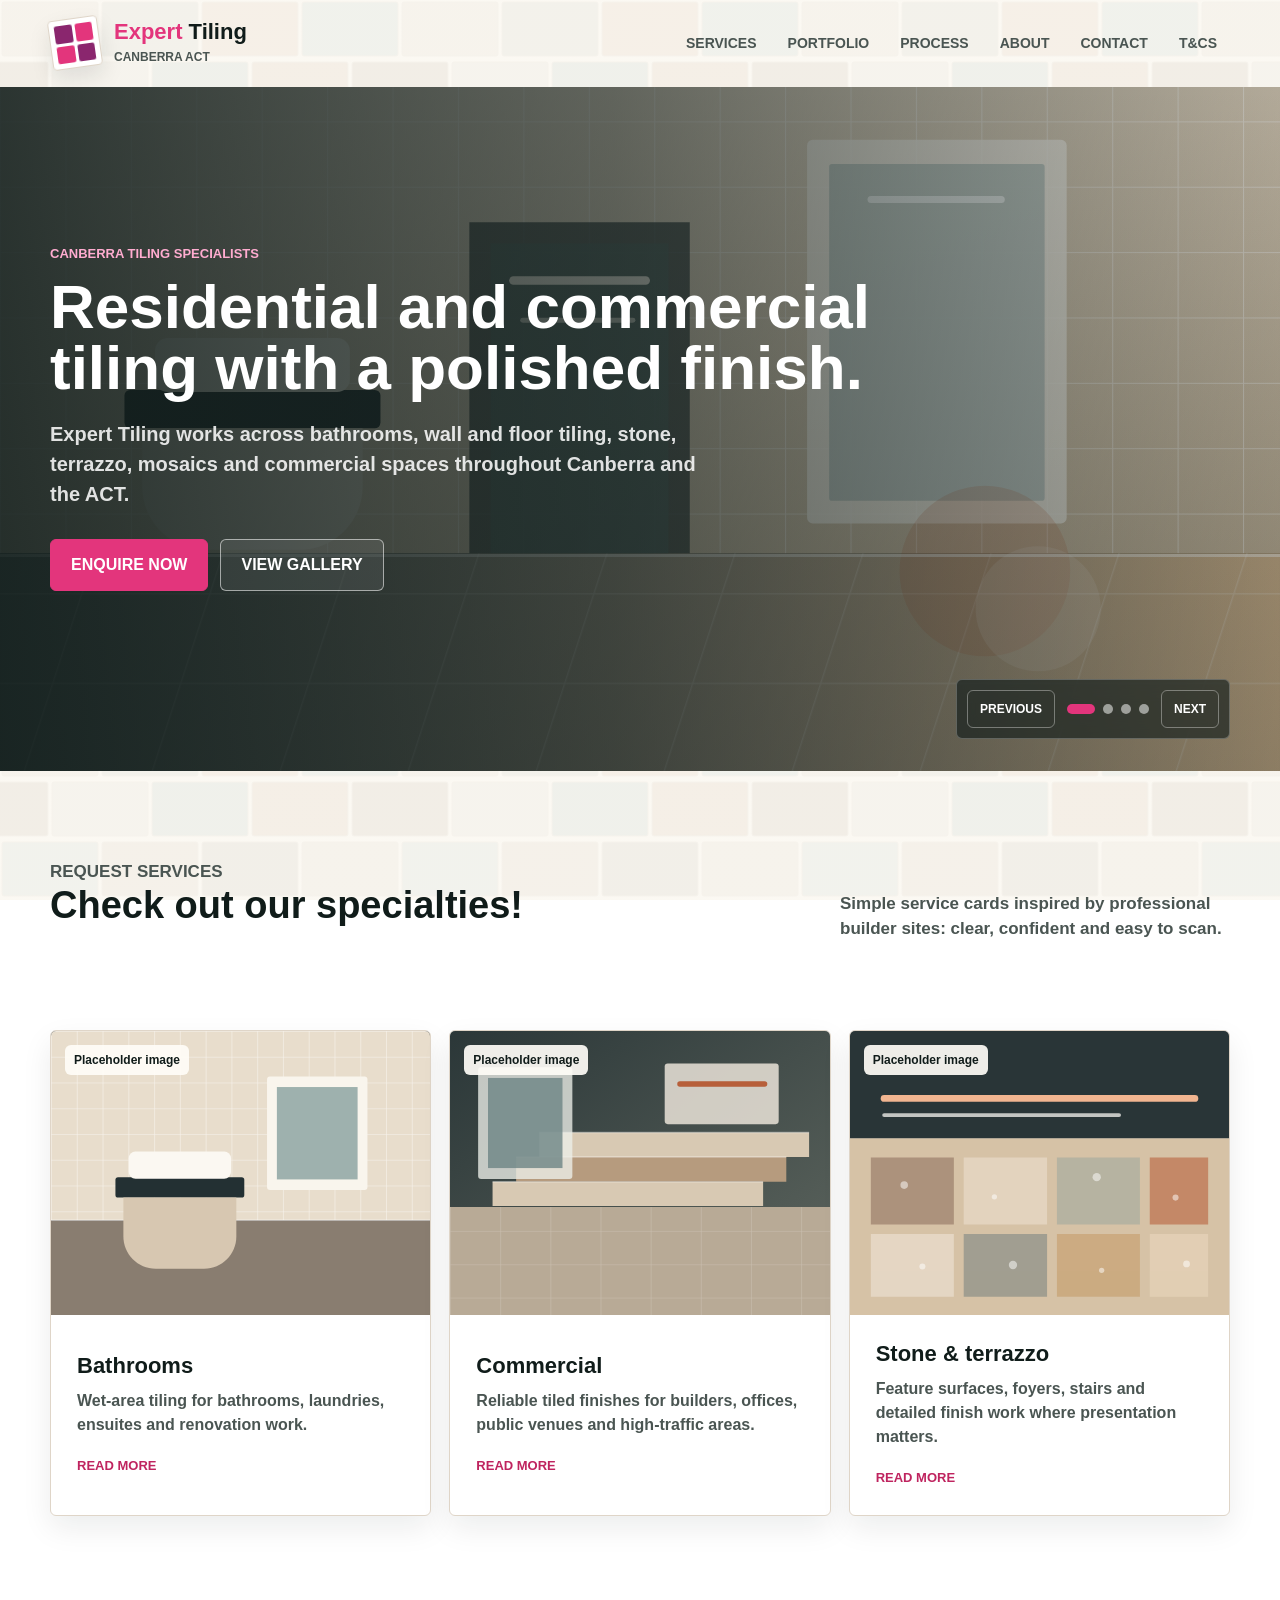
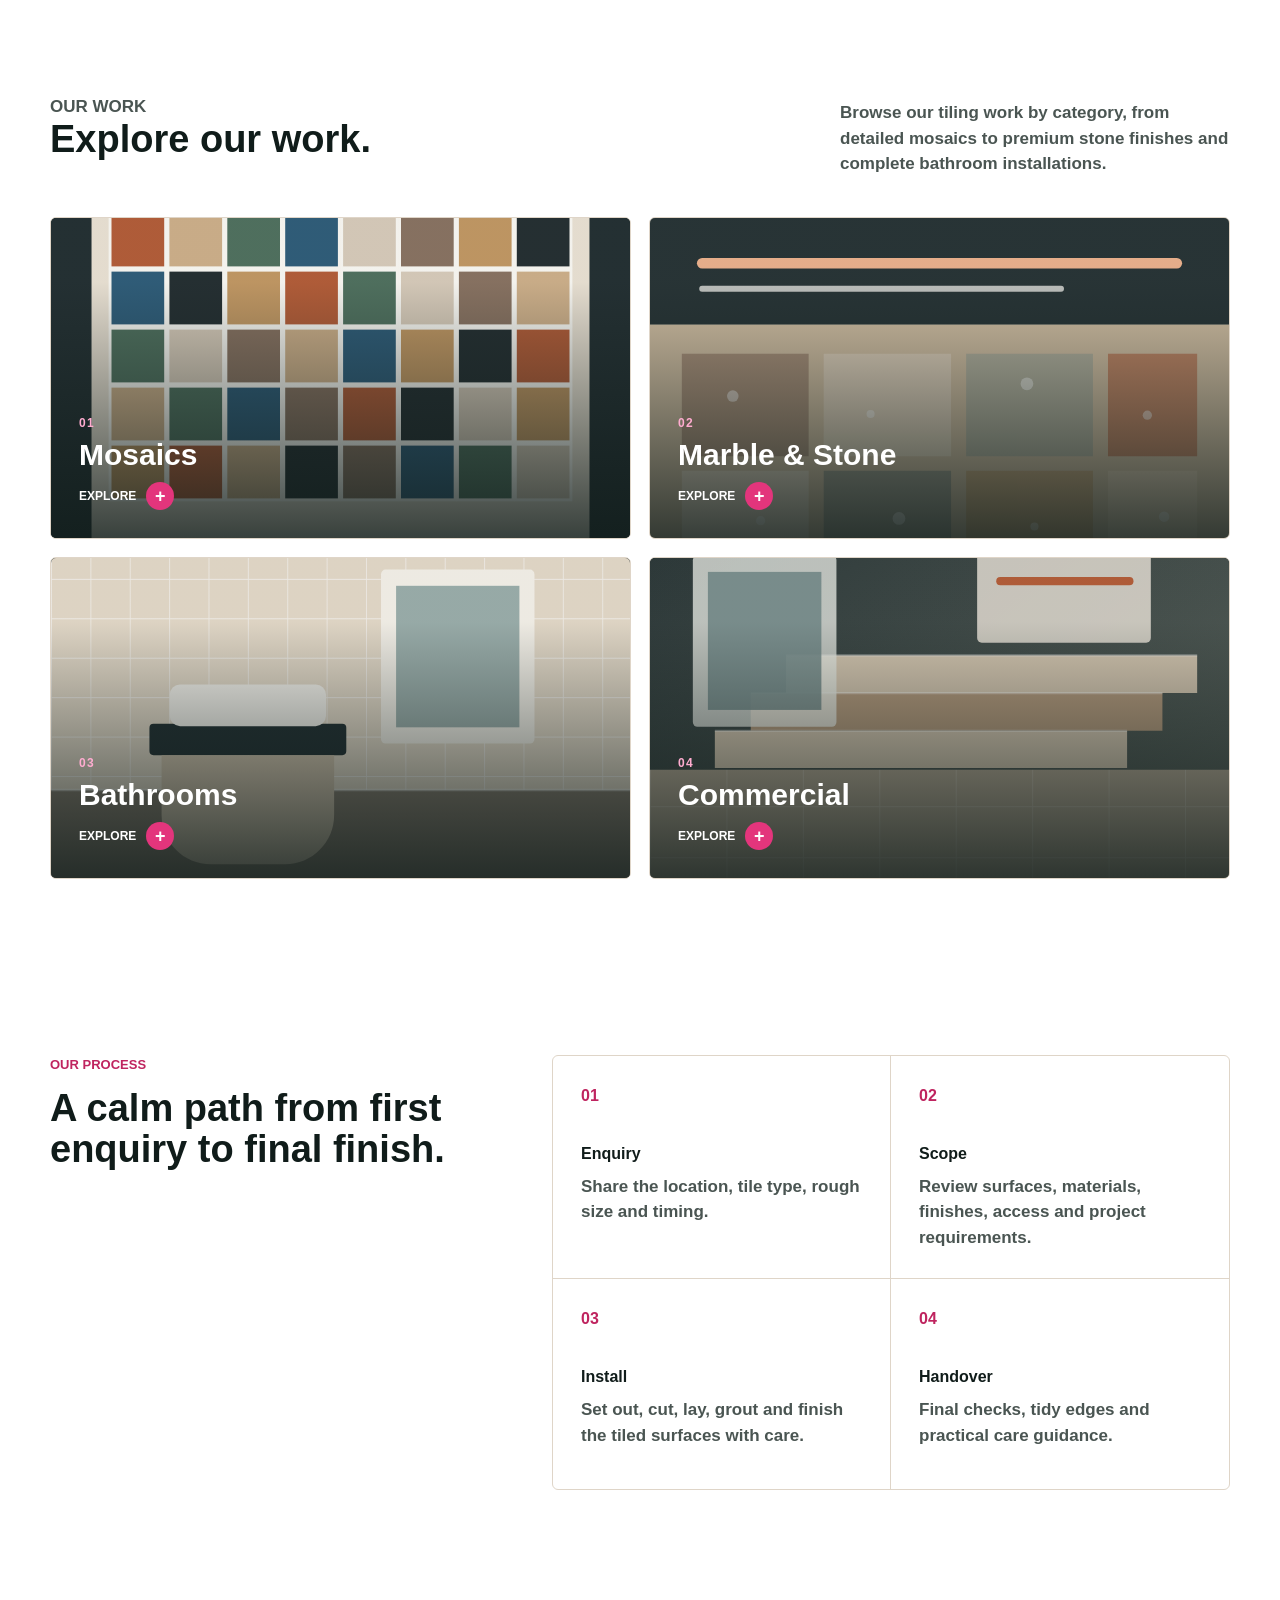
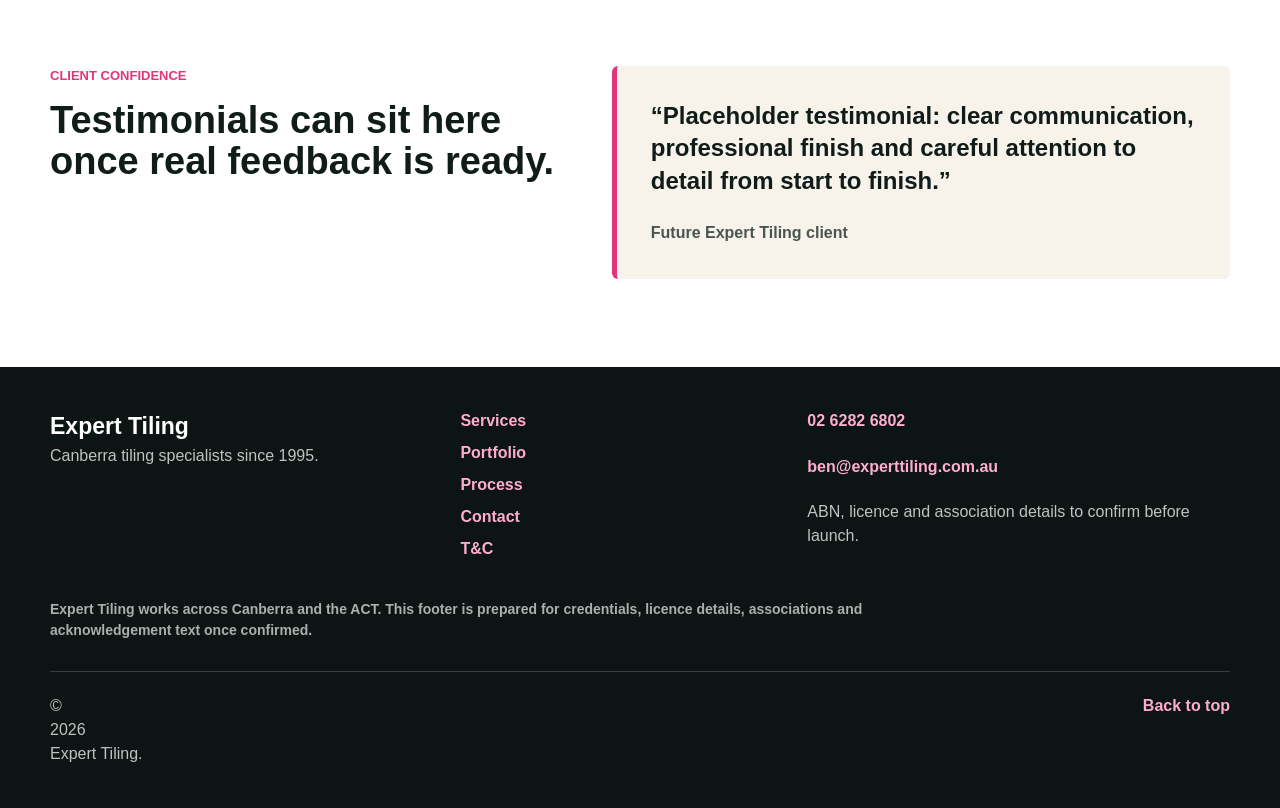
<file: index.html>
<!doctype html>
<html lang="en-AU">
  <head>
    <meta charset="utf-8">
    <meta name="viewport" content="width=device-width, initial-scale=1">
    <meta
      name="description"
      content="Expert Tiling provides commercial and residential tiling services across Canberra and the ACT, including bathrooms, stone, terrazzo, mosaics and commercial tiling."
    >
    <title>Expert Tiling | Canberra Tiling Specialists</title>
    <link rel="preload" href="assets/hero-placeholder.svg" as="image">
    <link rel="stylesheet" href="styles.css">
  </head>
  <body class="home-page">
    <header class="site-header" data-header>
      <div class="header-inner">
        <a class="brand" href="#top" aria-label="Expert Tiling home">
          <span class="brand-mark" aria-hidden="true">
            <span></span>
            <span></span>
            <span></span>
            <span></span>
          </span>
          <span class="brand-type">
            <strong><span>Expert</span> Tiling</strong>
            <small>Canberra ACT</small>
          </span>
        </a>

        <button class="nav-toggle" type="button" aria-expanded="false" aria-controls="site-nav">
          <span class="sr-only">Toggle navigation</span>
          <span></span>
          <span></span>
          <span></span>
        </button>

        <nav class="site-nav" id="site-nav" aria-label="Main navigation">
          <a href="#services">Services</a>
          <a href="#portfolio">Portfolio</a>
          <a href="#process">Process</a>
          <a href="about.html">About</a>
          <a href="contact.html">Contact</a>
          <a href="terms.html">T&amp;Cs</a>
        </nav>
      </div>
    </header>

    <main id="top">
      <section class="hero" aria-labelledby="hero-title" data-hero>
        <div class="hero-slides" aria-hidden="true">
          <img class="hero-image is-active" src="assets/hero-placeholder.svg" alt="">
          <img class="hero-image" src="assets/bathroom-placeholder.svg" alt="">
          <img class="hero-image" src="assets/commercial-placeholder.svg" alt="">
          <img class="hero-image" src="assets/stone-placeholder.svg" alt="">
        </div>
        <div class="hero-overlay" aria-hidden="true"></div>

        <div class="hero-content">
          <p class="eyebrow">Canberra tiling specialists</p>
          <h1 id="hero-title">Residential and commercial tiling with a polished finish.</h1>
          <p class="hero-copy">
            Expert Tiling works across bathrooms, wall and floor tiling, stone, terrazzo,
            mosaics and commercial spaces throughout Canberra and the ACT.
          </p>
          <div class="hero-actions" aria-label="Primary actions">
            <a class="button primary" href="contact.html">Enquire now</a>
            <a class="button secondary" href="#portfolio">View gallery</a>
          </div>
        </div>

        <div class="slider-panel" aria-label="Hero image controls">
          <button class="slider-arrow" type="button" data-slide="previous" aria-label="Previous placeholder image">Previous</button>
          <div class="slider-dots" aria-label="Choose placeholder image">
            <button class="is-active" type="button" data-slide-to="0" aria-label="Show placeholder image 1"></button>
            <button type="button" data-slide-to="1" aria-label="Show placeholder image 2"></button>
            <button type="button" data-slide-to="2" aria-label="Show placeholder image 3"></button>
            <button type="button" data-slide-to="3" aria-label="Show placeholder image 4"></button>
          </div>
          <button class="slider-arrow" type="button" data-slide="next" aria-label="Next placeholder image">Next</button>
        </div>
      </section>

      <section class="intro section" id="about" aria-labelledby="intro-title">
        <div class="intro-label">Our Story</div>
        <div class="intro-content">
          <h2 id="intro-title">Expert Tiling</h2>
          <p>
            Our story
Established in the heart of Canberra in 1995, our tiling journey is a testament to dedication, craftsmanship, and community. What began as a local vision, inspired by my father, has flourished into a premier destination for transformative tiling solutions. 
Over the years, we've cultivated an unwavering commitment to excellence, infusing the business with a familial touch. From the intricate patterns of our early days to the cutting-edge designs of today, our story is woven with the threads of authenticity and innovation. As a locally owned and operated business, we cherish the relationships we've built within the community. With each tile we lay, we continue our legacy of enhancing both commercial and residential spaces, making a lasting impact on the visual tapestry of Canberra.
          </p>
          <a class="text-link" href="#contact">Discuss a project</a>
        </div>
      </section>

      <section class="service-pathways" id="services" aria-labelledby="services-title">
        <div class="section-heading section">
          <div>
            <p class="eyebrow">Request Services</p>
            <h2 id="services-title">Check out our specialties!</h2>
          </div>
          <p>
            Simple service cards inspired by professional builder sites: clear, confident and easy to scan.
          </p>
        </div>

        <div class="pathway-grid section-narrow">
          <a class="pathway-card" href="#contact">
            <img src="assets/bathroom-placeholder.svg" alt="Bathroom tiling placeholder">
            <span class="placeholder-label">Placeholder image</span>
            <div>
              <h3>Bathrooms</h3>
              <p>Wet-area tiling for bathrooms, laundries, ensuites and renovation work.</p>
              <span>Read more</span>
            </div>
          </a>
          <a class="pathway-card" href="#contact">
            <img src="assets/commercial-placeholder.svg" alt="Commercial tiling placeholder">
            <span class="placeholder-label">Placeholder image</span>
            <div>
              <h3>Commercial</h3>
              <p>Reliable tiled finishes for builders, offices, public venues and high-traffic areas.</p>
              <span>Read more</span>
            </div>
          </a>
          <a class="pathway-card" href="#contact">
            <img src="assets/stone-placeholder.svg" alt="Stone and terrazzo placeholder">
            <span class="placeholder-label">Placeholder image</span>
            <div>
              <h3>Stone & terrazzo</h3>
              <p>Feature surfaces, foyers, stairs and detailed finish work where presentation matters.</p>
              <span>Read more</span>
            </div>
          </a>
        </div>
      </section>

      <section class="gallery section" id="portfolio" aria-labelledby="gallery-title">
  <div class="section-heading gallery-heading">
    <div>
      <p class="eyebrow">Our work</p>
      <h2 id="gallery-title">Explore our work.</h2>
    </div>

    <p>
      Browse our tiling work by category, from detailed mosaics to premium
      stone finishes and complete bathroom installations.
    </p>
  </div>

  <div class="gallery-grid">

    <!-- Mosaics -->
    <article class="gallery-category" data-gallery-category>
      <button
        class="gallery-category-trigger"
        type="button"
        aria-expanded="false"
      >
        <img
          src="assets/mosaic-placeholder.svg"
          alt="Mosaic tiling"
        >

        <span class="gallery-category-overlay">
          <span class="gallery-category-number">01</span>
          <span class="gallery-category-title">Mosaics</span>
          <span class="gallery-category-action">
            Explore
            <span>+</span>
          </span>
        </span>
      </button>

<div class="gallery-expanded">

  <div class="gallery-feature">

    <img
      src="assets/mosaic-placeholder.svg"
      alt="Mosaic tiling project"
      data-gallery-main
    >

    <button
      class="gallery-carousel-button previous"
      type="button"
      data-gallery-prev
      aria-label="Previous mosaic image"
    >
      &#8592;
    </button>

    <button
      class="gallery-carousel-button next"
      type="button"
      data-gallery-next
      aria-label="Next mosaic image"
    >
      &#8594;
    </button>

    <span
      class="gallery-image-counter"
      data-gallery-counter
    >1 / 3</span>

  </div>

  <div class="gallery-feature-content">

    <p class="eyebrow">Mosaics</p>

    <h3>Detailed feature tiling.</h3>

    <p>
      A selection of mosaic work, feature areas and detailed tile
      installations.
    </p>

  </div>

  <div class="gallery-thumbnails">

    <button
      class="gallery-thumbnail is-active"
      type="button"
      data-gallery-thumb
      data-image="assets/mosaic-placeholder.svg"
      data-alt="Mosaic project 1"
    >
      <img
        src="assets/mosaic-placeholder.svg"
        alt="Mosaic project 1"
      >
    </button>

    <button
      class="gallery-thumbnail"
      type="button"
      data-gallery-thumb
      data-image="assets/mosaic-placeholder.svg"
      data-alt="Mosaic project 2"
    >
      <img
        src="assets/mosaic-placeholder.svg"
        alt="Mosaic project 2"
      >
    </button>

    <button
      class="gallery-thumbnail"
      type="button"
      data-gallery-thumb
      data-image="assets/mosaic-placeholder.svg"
      data-alt="Mosaic project 3"
    >
      <img
        src="assets/mosaic-placeholder.svg"
        alt="Mosaic project 3"
      >
    </button>

  </div>

</div>
    </article>


    <!-- Marble & Stone -->
    <article class="gallery-category" data-gallery-category>
      <button
        class="gallery-category-trigger"
        type="button"
        aria-expanded="false"
      >
        <img
          src="assets/stone-placeholder.svg"
          alt="Marble and stone tiling"
        >

        <span class="gallery-category-overlay">
          <span class="gallery-category-number">02</span>
          <span class="gallery-category-title">Marble & Stone</span>
          <span class="gallery-category-action">
            Explore
            <span>+</span>
          </span>
        </span>
      </button>

<div class="gallery-expanded">

  <div class="gallery-feature">

    <img
      src="assets/stone-placeholder.svg"
      alt="Stone tiling project"
      data-gallery-main
    >

    <button
      class="gallery-carousel-button previous"
      type="button"
      data-gallery-prev
      aria-label="Previous Stone image"
    >
      &#8592;
    </button>

    <button
      class="gallery-carousel-button next"
      type="button"
      data-gallery-next
      aria-label="Next Stone image"
    >
      &#8594;
    </button>

    <span
      class="gallery-image-counter"
      data-gallery-counter
    >1 / 3</span>

  </div>

  <div class="gallery-feature-content">

    <p class="eyebrow">Marble and Stone</p>

    <h3>Detailed feature tiling.</h3>

    <p>
      A selection of Marble and Stone work, feature areas and detailed tile
      installations.
    </p>

  </div>

  <div class="gallery-thumbnails">

    <button
      class="gallery-thumbnail is-active"
      type="button"
      data-gallery-thumb
      data-image="assets/stone-placeholder.svg"
      data-alt="Marble and Stone project 1"
    >
      <img
        src="assets/stone-placeholder.svg"
        alt="Marble and Stone project 1"
      >
    </button>

    <button
      class="gallery-thumbnail"
      type="button"
      data-gallery-thumb
      data-image="assets/stone-placeholder.svg"
      data-alt="Marble and Stone project 2"
    >
      <img
        src="assets/stone-placeholder.svg"
        alt="Marble and Stone project 2"
      >
    </button>

    <button
      class="gallery-thumbnail"
      type="button"
      data-gallery-thumb
      data-image="assets/stone-placeholder.svg"
      data-alt="Marble and Stone project 3"
    >
      <img
        src="assets/stone-placeholder.svg"
        alt="Marble and Stone project 3"
      >
    </button>

  </div>

</div>
    </article>


    <!-- Bathrooms -->
    <article class="gallery-category" data-gallery-category>
      <button
        class="gallery-category-trigger"
        type="button"
        aria-expanded="false"
      >
        <img
          src="assets/bathroom-placeholder.svg"
          alt="Bathroom tiling"
        >

        <span class="gallery-category-overlay">
          <span class="gallery-category-number">03</span>
          <span class="gallery-category-title">Bathrooms</span>
          <span class="gallery-category-action">
            Explore
            <span>+</span>
          </span>
        </span>
      </button>

<div class="gallery-expanded">

  <div class="gallery-feature">

    <img
      src="assets/bathroom-placeholder.svg"
      alt="Bathroom tiling project"
      data-gallery-main
    >

    <button
      class="gallery-carousel-button previous"
      type="button"
      data-gallery-prev
      aria-label="Previous bathroom image"
    >
      &#8592;
    </button>

    <button
      class="gallery-carousel-button next"
      type="button"
      data-gallery-next
      aria-label="Next bathroom image"
    >
      &#8594;
    </button>

    <span
      class="gallery-image-counter"
      data-gallery-counter
    >1 / 3</span>

  </div>

  <div class="gallery-feature-content">

    <p class="eyebrow">Bathroom</p>

    <h3>Detailed feature tiling.</h3>

    <p>
      A selection of bathroom work, feature areas and detailed tile
      installations.
    </p>

  </div>

  <div class="gallery-thumbnails">

    <button
      class="gallery-thumbnail is-active"
      type="button"
      data-gallery-thumb
      data-image="assets/bathroom-placeholder.svg"
      data-alt="bathroom project 1"
    >
      <img
        src="assets/bathroom-placeholder.svg"
        alt="bathroom project 1"
      >
    </button>

    <button
      class="gallery-thumbnail"
      type="button"
      data-gallery-thumb
      data-image="assets/bathroom-placeholder.svg"
      data-alt="bathroom project 2"
    >
      <img
        src="assets/bathroom-placeholder.svg"
        alt="bathroom project 2"
      >
    </button>

    <button
      class="gallery-thumbnail"
      type="button"
      data-gallery-thumb
      data-image="assets/bathroom-placeholder.svg"
      data-alt="bathroom project 3"
    >
      <img
        src="assets/bathroom-placeholder.svg"
        alt="bathroom project 3"
      >
    </button>

  </div>

</div>
    </article>


    <!-- Commercial -->
    <article class="gallery-category" data-gallery-category>
      <button
        class="gallery-category-trigger"
        type="button"
        aria-expanded="false"
      >
        <img
          src="assets/commercial-placeholder.svg"
          alt="Commercial tiling"
        >

        <span class="gallery-category-overlay">
          <span class="gallery-category-number">04</span>
          <span class="gallery-category-title">Commercial</span>
          <span class="gallery-category-action">
            Explore
            <span>+</span>
          </span>
        </span>
      </button>

<div class="gallery-expanded">

  <div class="gallery-feature">

    <img
      src="assets/commercial-placeholder.svg"
      alt="Commercial tiling project"
      data-gallery-main
    >

    <button
      class="gallery-carousel-button previous"
      type="button"
      data-gallery-prev
      aria-label="Previous commercial image"
    >
      &#8592;
    </button>

    <button
      class="gallery-carousel-button next"
      type="button"
      data-gallery-next
      aria-label="Next commercial image"
    >
      &#8594;
    </button>

    <span
      class="gallery-image-counter"
      data-gallery-counter
    >1 / 3</span>

  </div>

  <div class="gallery-feature-content">

    <p class="eyebrow">Commercial</p>

    <h3>Detailed feature tiling.</h3>

    <p>
      A selection of commercial work, feature areas and detailed tile
      installations.
    </p>

  </div>

  <div class="gallery-thumbnails">

    <button
      class="gallery-thumbnail is-active"
      type="button"
      data-gallery-thumb
      data-image="assets/commercial-placeholder.svg"
      data-alt="Commercial project 1"
    >
      <img
        src="assets/commercial-placeholder.svg"
        alt="Commercial project 1"
      >
    </button>

    <button
      class="gallery-thumbnail"
      type="button"
      data-gallery-thumb
      data-image="assets/commercial-placeholder.svg"
      data-alt="Commercial project 2"
    >
      <img
        src="assets/commercial-placeholder.svg"
        alt="Commercial project 2"
      >
    </button>

    <button
      class="gallery-thumbnail"
      type="button"
      data-gallery-thumb
      data-image="assets/commercial-placeholder.svg"
      data-alt="Commercial project 3"
    >
      <img
        src="assets/commercial-placeholder.svg"
        alt="Commercial project 3"
      >
    </button>

  </div>

</div>
    </article>

  </div>
</section>

      <section class="process-band" id="process" aria-labelledby="process-title">
        <div class="section process-layout">
          <div>
            <p class="eyebrow">Our process</p>
            <h2 id="process-title">A calm path from first enquiry to final finish.</h2>
          </div>
          <ol class="process-list">
            <li>
              <strong>Enquiry</strong>
              <span>Share the location, tile type, rough size and timing.</span>
            </li>
            <li>
              <strong>Scope</strong>
              <span>Review surfaces, materials, finishes, access and project requirements.</span>
            </li>
            <li>
              <strong>Install</strong>
              <span>Set out, cut, lay, grout and finish the tiled surfaces with care.</span>
            </li>
            <li>
              <strong>Handover</strong>
              <span>Final checks, tidy edges and practical care guidance.</span>
            </li>
          </ol>
        </div>
      </section>

      <section class="testimonial section" aria-labelledby="testimonial-title">
        <div>
          <p class="eyebrow">Client confidence</p>
          <h2 id="testimonial-title">Testimonials can sit here once real feedback is ready.</h2>
        </div>
        <blockquote>
          <p>
            “Placeholder testimonial: clear communication, professional finish and careful attention to detail from start to finish.”
          </p>
          <cite>Future Expert Tiling client</cite>
        </blockquote>
      </section>

      <section class="contact-section" id="contact" aria-labelledby="contact-title">
        <div class="contact-copy">
          <p class="eyebrow">Contact us</p>
          <h2 id="contact-title">Request a quote for tiling work in Canberra or the ACT.</h2>
          <p>
            Send a short description of the job, the site location, surface type and preferred timing.
            Photos, plans and tile selections can be added when the enquiry is followed up.
          </p>
          <div class="contact-methods" aria-label="Contact details">
            <a href="tel:+61262826802">02 6282 6802</a>
            <a href="mailto:ben@experttiling.com.au">ben@experttiling.com.au</a>
          </div>
        </div>

        <form class="quote-form" data-quote-form>
          <label>
            Name
            <input name="name" type="text" autocomplete="name" required>
          </label>
          <label>
            Email
            <input name="email" type="email" autocomplete="email" required>
          </label>
          <label>
            Phone
            <input name="phone" type="tel" autocomplete="tel">
          </label>
          <label>
            Job type
            <select name="job-type" required>
              <option value="">Select one</option>
              <option>Bathroom or laundry</option>
              <option>Kitchen or splashback</option>
              <option>Commercial project</option>
              <option>Stone, terrazzo or feature work</option>
              <option>Repair or replacement</option>
            </select>
          </label>
          <fieldset class="full scope-fieldset">
            <legend>Scope of works</legend>
            <label><input type="checkbox" name="scope" value="bathroom"> Bathroom or wet area</label>
            <label><input type="checkbox" name="scope" value="commercial"> Commercial tiling</label>
            <label><input type="checkbox" name="scope" value="stone"> Stone, terrazzo or feature work</label>
          </fieldset>
          <label class="full">
            Message
            <textarea name="message" rows="5" required></textarea>
          </label>
          <button class="button primary full" type="submit">Submit enquiry</button>
          <p class="form-status" data-form-status role="status" aria-live="polite"></p>
        </form>
      </section>

    </main>

    <footer class="site-footer" id="site-credentials">
      <div>
        <strong>Expert Tiling</strong>
        <span>Canberra tiling specialists since 1995.</span>
      </div>
      <nav class="footer-links" aria-label="Footer navigation">
        <a href="#services">Services</a>
        <a href="#portfolio">Portfolio</a>
        <a href="#process">Process</a>
        <a href="contact.html">Contact</a>
        <a href="terms.html">T&C</a>
      </nav>
      <div class="footer-contact">
        <a href="tel:+61262826802">02 6282 6802</a>
        <a href="mailto:ben@experttiling.com.au">ben@experttiling.com.au</a>
        <span>ABN, licence and association details to confirm before launch.</span>
      </div>
      <p class="acknowledgement">
        Expert Tiling works across Canberra and the ACT. This footer is prepared for credentials,
        licence details, associations and acknowledgement text once confirmed.
      </p>
      <div class="footer-bottom">
        <span>&copy; <span data-year></span> Expert Tiling.</span>
        <a href="#top">Back to top</a>
      </div>
    </footer>

    <script src="section-router.js"></script>
    <script src="script.js"></script>
  </body>
</html>
</file>
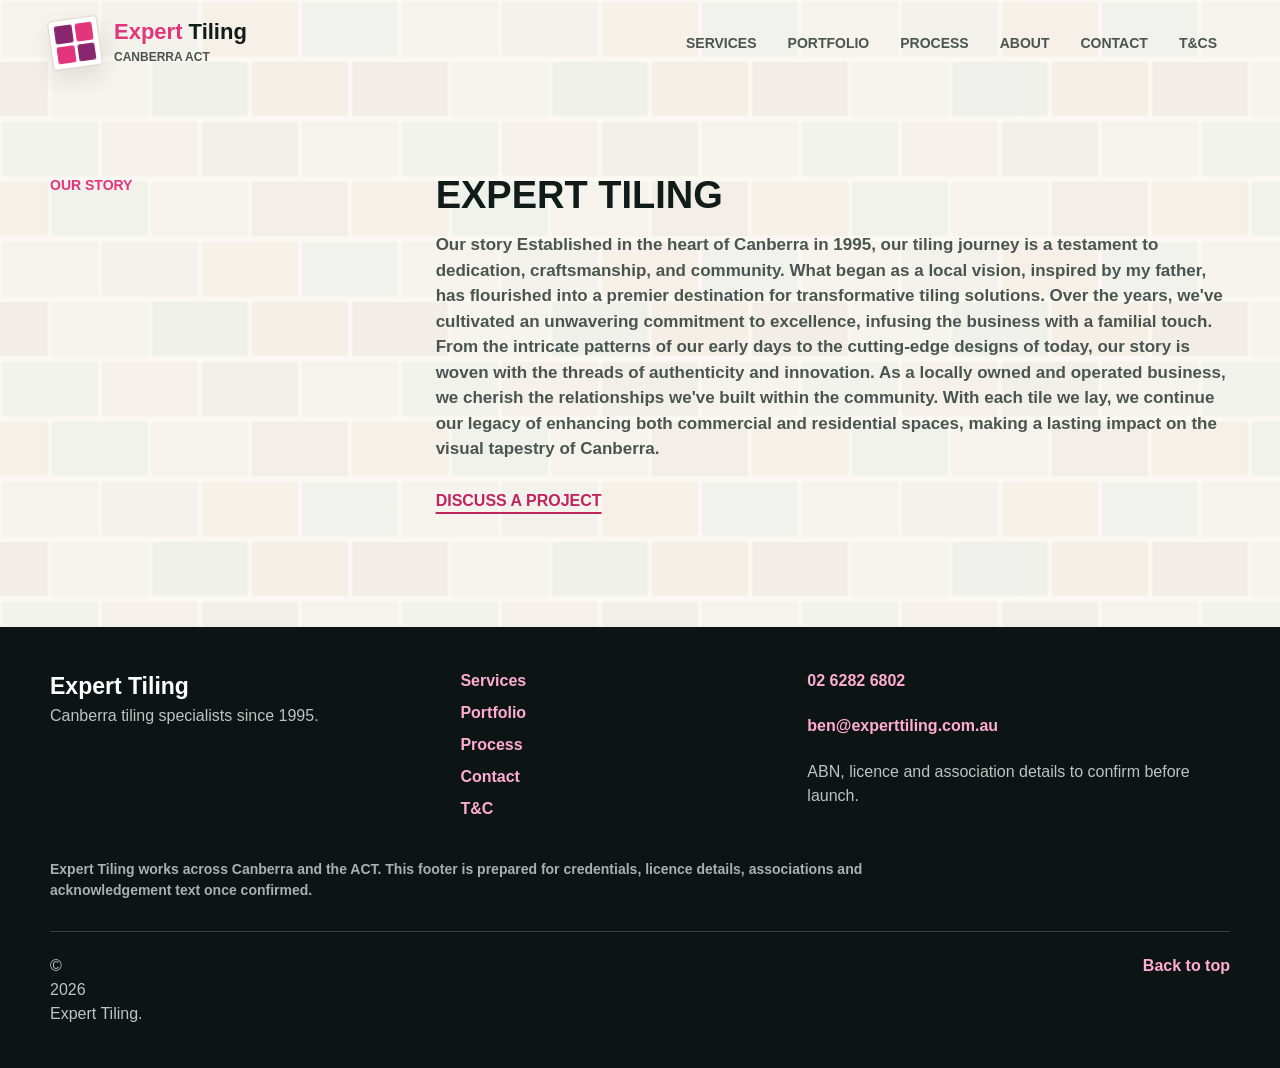
<file: about.html>
<!doctype html>
<html lang="en-AU">
  <head>
    <meta charset="utf-8">
    <meta name="viewport" content="width=device-width, initial-scale=1">
    <meta name="description" content="Read the story of Expert Tiling, serving Canberra and the ACT since 1995.">
    <title>About | Expert Tiling</title>
    <link rel="stylesheet" href="styles.css">
  </head>
  <body class="section-page-body" data-section-page="about">
    <script src="section-page.js"></script>
  </body>
</html>
</file>
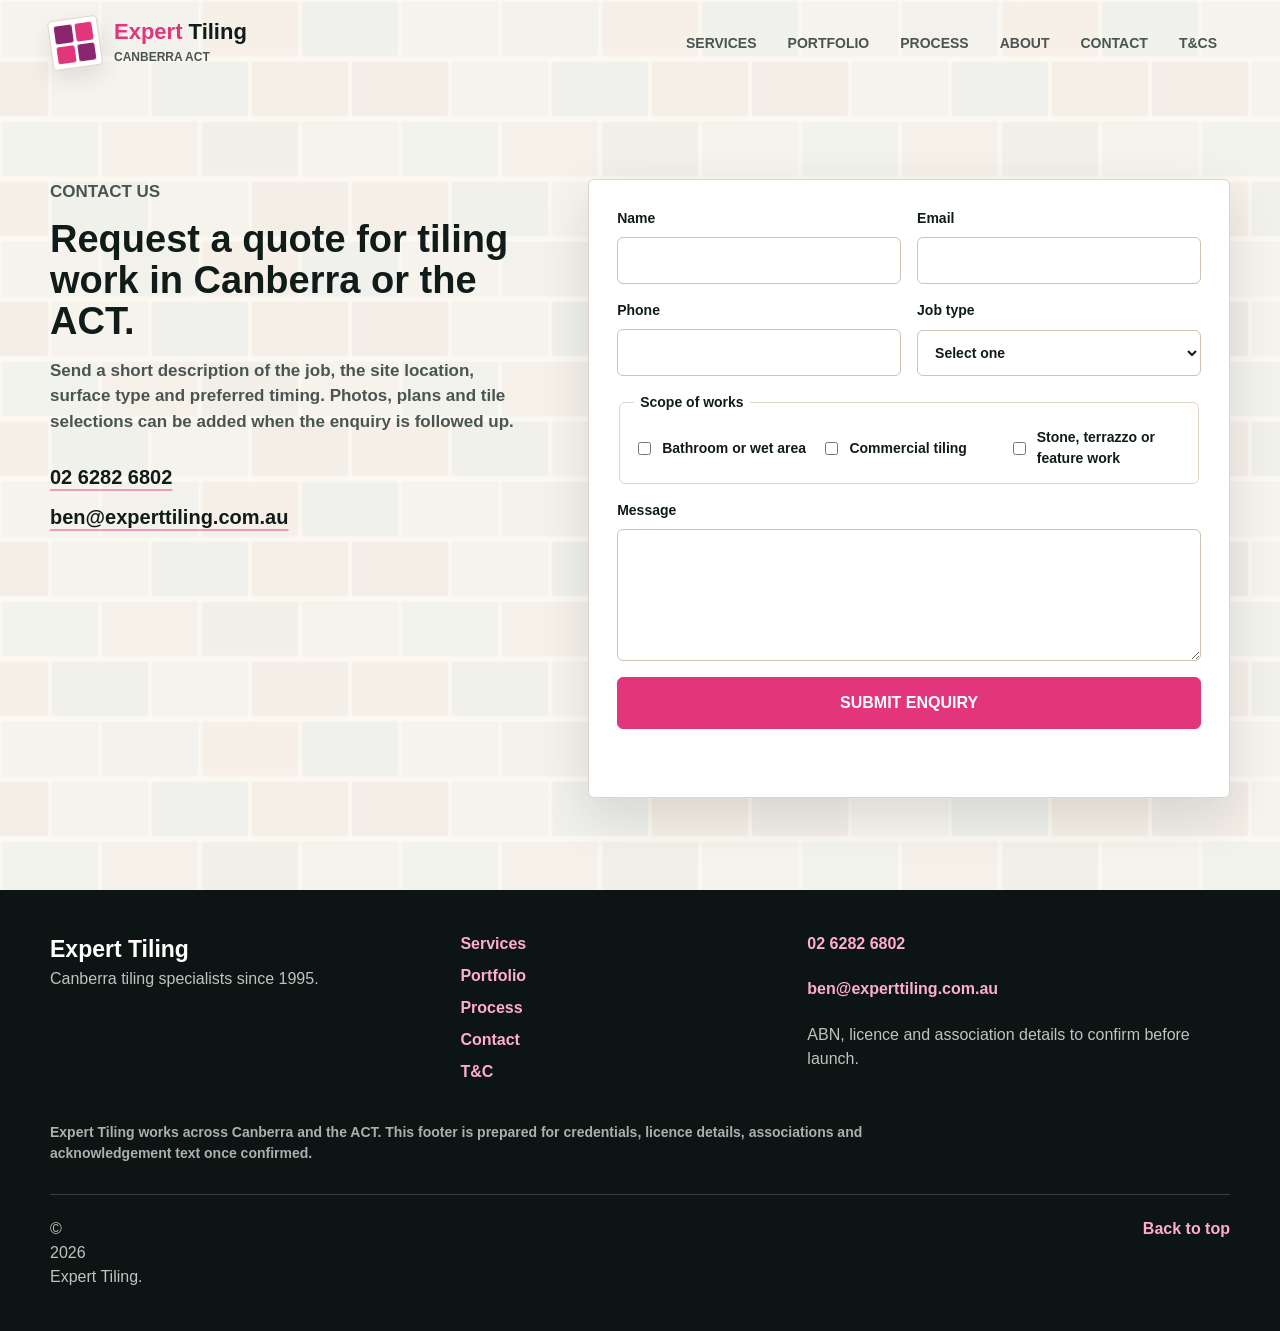
<file: contact.html>
<!doctype html>
<html lang="en-AU">
  <head>
    <meta charset="utf-8">
    <meta name="viewport" content="width=device-width, initial-scale=1">
    <meta name="description" content="Contact Expert Tiling for residential and commercial tiling enquiries across Canberra and the ACT.">
    <title>Contact | Expert Tiling</title>
    <link rel="stylesheet" href="styles.css">
  </head>
  <body class="section-page-body" data-section-page="contact">
    <script src="section-page.js"></script>
  </body>
</html>
</file>
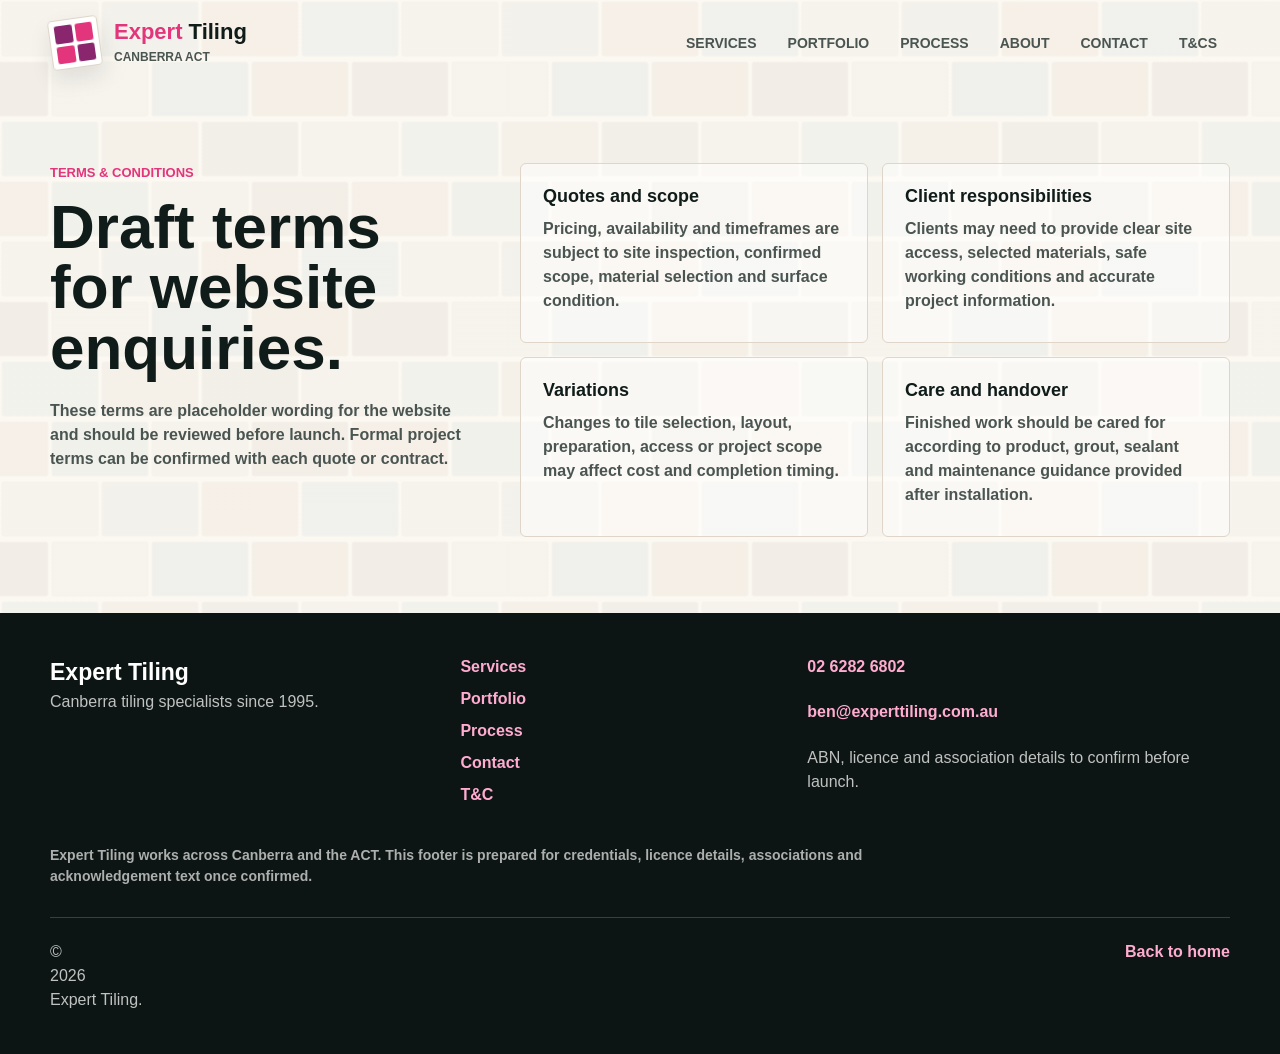
<file: terms.html>
<!doctype html>
<html lang="en-AU">
  <head>
    <meta charset="utf-8">
    <meta name="viewport" content="width=device-width, initial-scale=1">
    <meta
      name="description"
      content="Terms and conditions for Expert Tiling website enquiries across Canberra and the ACT."
    >
    <title>Terms & Conditions | Expert Tiling</title>
    <link rel="stylesheet" href="styles.css">
  </head>
  <body>
    <header class="site-header" data-header>
      <div class="header-inner">
        <a class="brand" href="index.html" aria-label="Expert Tiling home">
          <span class="brand-mark" aria-hidden="true">
            <span></span>
            <span></span>
            <span></span>
            <span></span>
          </span>
          <span class="brand-type">
            <strong><span>Expert</span> Tiling</strong>
            <small>Canberra ACT</small>
          </span>
        </a>

        <button class="nav-toggle" type="button" aria-expanded="false" aria-controls="site-nav">
          <span class="sr-only">Toggle navigation</span>
          <span></span>
          <span></span>
          <span></span>
        </button>

        <nav class="site-nav" id="site-nav" aria-label="Main navigation">
          <a href="index.html#services">Services</a>
          <a href="index.html#portfolio">Portfolio</a>
          <a href="index.html#process">Process</a>
          <a href="about.html">About</a>
          <a href="contact.html">Contact</a>
          <a href="#top" aria-current="page">T&amp;Cs</a>
        </nav>
      </div>
    </header>

    <main id="top">
      <section class="terms-section" aria-labelledby="terms-title">
        <div class="terms-inner">
          <div>
            <p class="eyebrow">Terms & conditions</p>
            <h1 id="terms-title">Draft terms for website enquiries.</h1>
            <p>
              These terms are placeholder wording for the website and should be reviewed before launch.
              Formal project terms can be confirmed with each quote or contract.
            </p>
          </div>
          <div class="terms-grid">
            <article>
              <h2>Quotes and scope</h2>
              <p>Pricing, availability and timeframes are subject to site inspection, confirmed scope, material selection and surface condition.</p>
            </article>
            <article>
              <h2>Client responsibilities</h2>
              <p>Clients may need to provide clear site access, selected materials, safe working conditions and accurate project information.</p>
            </article>
            <article>
              <h2>Variations</h2>
              <p>Changes to tile selection, layout, preparation, access or project scope may affect cost and completion timing.</p>
            </article>
            <article>
              <h2>Care and handover</h2>
              <p>Finished work should be cared for according to product, grout, sealant and maintenance guidance provided after installation.</p>
            </article>
          </div>
        </div>
      </section>
    </main>

    <footer class="site-footer" id="site-credentials">
      <div>
        <strong>Expert Tiling</strong>
        <span>Canberra tiling specialists since 1995.</span>
      </div>
      <nav class="footer-links" aria-label="Footer navigation">
        <a href="index.html#services">Services</a>
        <a href="index.html#portfolio">Portfolio</a>
        <a href="index.html#process">Process</a>
        <a href="contact.html">Contact</a>
        <a href="#top" aria-current="page">T&amp;C</a>
      </nav>
      <div class="footer-contact">
        <a href="tel:+61262826802">02 6282 6802</a>
        <a href="mailto:ben@experttiling.com.au">ben@experttiling.com.au</a>
        <span>ABN, licence and association details to confirm before launch.</span>
      </div>
      <p class="acknowledgement">
        Expert Tiling works across Canberra and the ACT. This footer is prepared for credentials,
        licence details, associations and acknowledgement text once confirmed.
      </p>
      <div class="footer-bottom">
        <span>&copy; <span data-year></span> Expert Tiling.</span>
        <a href="index.html">Back to home</a>
      </div>
    </footer>

    <script src="script.js"></script>
  </body>
</html>
</file>
<file: styles.css>
:root {
  --ink: #101c1a;
  --ink-rgb: 16, 28, 26;
  --ink-soft: #4a5552;
  --paper: #f7f2ea;
  --paper-rgb: 247, 242, 234;
  --paper-strong: #fffdf8;
  --paper-strong-rgb: 255, 253, 248;
  --terms-rgb: 20, 31, 29;
  --tile-band-height: 106px;
  --tile-content-gap: 32px;
  --line: #dfd5c8;
  --tile-purple: #8a266e;
  --expert-pink: #e3357c;
  --expert-pink-dark: #bf245f;
  --green-black: #101c1a;
  --sand: #dfd1bd;
  --shadow: 0 18px 48px rgba(16, 28, 26, 0.12);
  --radius: 6px;
  --max: 1180px;
}

* {
  box-sizing: border-box;
}

html {
  scroll-behavior: smooth;
}

body {
  margin: 0;
  overflow-x: clip;
  color: var(--ink);
  background: var(--paper-strong);
  font-family: Arial, Helvetica, sans-serif;
  line-height: 1.5;
  letter-spacing: 0;
}

img {
  display: block;
  max-width: 100%;
}

a {
  color: inherit;
  text-decoration: none;
}

button,
input,
select,
textarea {
  font: inherit;
}

button {
  cursor: pointer;
}

.sr-only {
  position: absolute;
  width: 1px;
  height: 1px;
  padding: 0;
  margin: -1px;
  overflow: hidden;
  clip: rect(0, 0, 0, 0);
  white-space: nowrap;
  border: 0;
}

.site-header {
  position: sticky;
  top: 0;
  z-index: 30;
  background: rgba(255, 253, 248, 0.98);
  border-bottom: 1px solid rgba(223, 213, 200, 0.9);
  backdrop-filter: blur(14px);
  transition: transform 300ms ease, box-shadow 300ms ease, background 300ms ease;
  will-change: transform;
}

.site-header.has-shadow {
  box-shadow: 0 10px 30px rgba(16, 28, 26, 0.08);
}

.site-header.is-hidden {
  transform: translateY(calc(-100% - 1px));
}

.header-inner {
  display: flex;
  align-items: center;
  justify-content: space-between;
  gap: 26px;
  width: min(var(--max), calc(100% - 48px));
  min-height: 86px;
  margin: 0 auto;
}

.brand {
  display: inline-flex;
  align-items: center;
  gap: 14px;
}

.brand-mark {
  display: grid;
  grid-template-columns: repeat(2, 1fr);
  gap: 3px;
  width: 50px;
  height: 50px;
  padding: 5px;
  background: #fff;
  border: 1px solid var(--line);
  border-radius: 4px;
  box-shadow: 0 10px 22px rgba(16, 28, 26, 0.1);
  transform: rotate(-8deg);
}

.brand-mark span {
  display: block;
  background: var(--tile-purple);
  border-radius: 2px;
}

.brand-mark span:nth-child(2),
.brand-mark span:nth-child(3) {
  background: var(--expert-pink);
}

.brand-type strong,
.brand-type small {
  display: block;
}

.brand-type strong {
  font-size: 22px;
  font-weight: 900;
  line-height: 1;
}

.brand-type strong span {
  color: var(--expert-pink);
}

.brand-type small {
  margin-top: 5px;
  color: var(--ink-soft);
  font-size: 12px;
  font-weight: 700;
  text-transform: uppercase;
}

.site-nav {
  display: flex;
  align-items: center;
  gap: 5px;
}

.site-nav a {
  min-height: 42px;
  padding: 11px 13px;
  border-radius: var(--radius);
  color: var(--ink-soft);
  font-size: 14px;
  font-weight: 900;
  text-transform: uppercase;
}

.site-nav a:hover,
.site-nav a:focus-visible {
  color: var(--ink);
  background: #f0e6d8;
  outline: none;
}

.nav-toggle {
  display: none;
  width: 44px;
  height: 44px;
  padding: 10px;
  background: transparent;
  border: 1px solid var(--line);
  border-radius: var(--radius);
}

.nav-toggle span:not(.sr-only) {
  display: block;
  height: 2px;
  margin: 5px 0;
  background: var(--ink);
}

.hero {
  position: relative;
  isolation: isolate;
  display: grid;
  min-height: 76svh;
  overflow: hidden;
  background: var(--ink);
}

.hero-slides,
.hero-image,
.hero-overlay {
  position: absolute;
  inset: 0;
  width: 100%;
  height: 100%;
}

.hero-slides {
  z-index: -3;
}

.hero-image {
  z-index: -2;
  object-fit: cover;
  opacity: 0;
  transform: scale(1.04);
  transition: opacity 700ms ease, transform 1600ms ease;
}

.hero-image.is-active {
  opacity: 1;
  transform: scale(1);
}

.hero-overlay {
  z-index: -1;
  background:
    linear-gradient(90deg, rgba(16, 28, 26, 0.88), rgba(16, 28, 26, 0.62) 48%, rgba(16, 28, 26, 0.2)),
    linear-gradient(0deg, rgba(16, 28, 26, 0.2), rgba(16, 28, 26, 0));
}

.hero-content {
  width: min(var(--max), calc(100% - 48px));
  margin: auto;
  padding: 88px 0 112px;
  color: #fff;
}

.eyebrow,
.section-kicker {
  margin: 0 0 14px;
  color: var(--expert-pink);
  font-size: 13px;
  font-weight: 900;
  text-transform: uppercase;
}

.hero .eyebrow {
  color: #ffacd0;
}

h1,
h2,
h3,
p {
  margin-top: 0;
}

h1 {
  max-width: 860px;
  margin-bottom: 20px;
  font-size: 62px;
  line-height: 0.98;
  font-weight: 900;
  letter-spacing: 0;
}

h2 {
  margin-bottom: 16px;
  font-size: 38px;
  line-height: 1.08;
  font-weight: 900;
  letter-spacing: 0;
}

h3 {
  margin-bottom: 10px;
  font-size: 22px;
  line-height: 1.18;
  font-weight: 900;
}

.hero-copy {
  max-width: 680px;
  margin-bottom: 30px;
  color: rgba(255, 255, 255, 0.86);
  font-size: 20px;
  font-weight: 700;
}

.hero-actions {
  display: flex;
  flex-wrap: wrap;
  gap: 12px;
}

.button {
  display: inline-flex;
  align-items: center;
  justify-content: center;
  min-height: 48px;
  padding: 13px 20px;
  border: 1px solid transparent;
  border-radius: var(--radius);
  font-weight: 900;
  text-transform: uppercase;
}

.button.primary {
  color: #fff;
  background: var(--expert-pink);
  border-color: var(--expert-pink);
}

.button.primary:hover,
.button.primary:focus-visible {
  background: var(--expert-pink-dark);
  border-color: var(--expert-pink-dark);
  outline: none;
}

.button.secondary {
  color: #fff;
  background: rgba(255, 255, 255, 0.08);
  border-color: rgba(255, 255, 255, 0.55);
}

.button.secondary:hover,
.button.secondary:focus-visible {
  background: rgba(255, 255, 255, 0.16);
  outline: none;
}

.button.outline {
  color: var(--ink);
  background: transparent;
  border-color: var(--ink);
}

.button.outline:hover,
.button.outline:focus-visible {
  color: #fff;
  background: var(--ink);
  outline: none;
}

.slider-panel {
  position: absolute;
  right: max(24px, calc((100vw - var(--max)) / 2));
  bottom: 32px;
  z-index: 4;
  display: flex;
  align-items: center;
  gap: 12px;
  padding: 10px;
  color: #fff;
  background: rgba(16, 28, 26, 0.64);
  border: 1px solid rgba(255, 255, 255, 0.24);
  border-radius: var(--radius);
  backdrop-filter: blur(10px);
}

.slider-arrow {
  min-height: 38px;
  padding: 7px 12px;
  color: #fff;
  background: transparent;
  border: 1px solid rgba(255, 255, 255, 0.35);
  border-radius: var(--radius);
  font-size: 12px;
  font-weight: 900;
  text-transform: uppercase;
}

.slider-arrow:hover,
.slider-arrow:focus-visible {
  background: rgba(255, 255, 255, 0.16);
  outline: none;
}

.slider-dots {
  display: flex;
  gap: 8px;
}

.slider-dots button {
  width: 10px;
  height: 10px;
  padding: 0;
  background: rgba(255, 255, 255, 0.52);
  border: 0;
  border-radius: 999px;
}

.slider-dots button.is-active {
  width: 28px;
  background: var(--expert-pink);
}

.section,
.section-narrow {
  width: min(var(--max), calc(100% - 48px));
  margin: 0 auto;
}

.section {
  padding: 88px 0;
}

.section-narrow {
  padding-bottom: 90px;
}

/* Six staggered tile rows soften only the high-contrast section changes. */
.service-pathways,
.gallery,
.process-band,
.testimonial,
.contact-section,
.terms-section {
  position: relative;
  isolation: isolate;
}

.service-pathways > *,
.gallery > *,
.process-band > *,
.testimonial > *,
.contact-section > *,
.terms-section > * {
  position: relative;
  z-index: 1;
}

.service-pathways::before,
.gallery::before,
.process-band::before,
.testimonial::before,
.contact-section::before,
.terms-section::before {
  position: absolute;
  top: 0;
  left: 50%;
  width: 100vw;
  z-index: 0;
  height: var(--tile-band-height);
  pointer-events: none;
  content: "";
  transform: translateX(-50%);
  background:
    linear-gradient(90deg, rgba(var(--tile-transition-from), 1) 0 42px, transparent 42px) 0 0 / 46px 16px repeat-x,
    linear-gradient(90deg, rgba(var(--tile-transition-from), var(--tile-opacity-2, 0.78)) 0 42px, transparent 42px) 23px 18px / 46px 16px repeat-x,
    linear-gradient(90deg, rgba(var(--tile-transition-from), var(--tile-opacity-3, 0.5)) 0 42px, transparent 42px) 0 36px / 46px 16px repeat-x,
    linear-gradient(90deg, rgba(var(--tile-transition-from), var(--tile-opacity-4, 0.26)) 0 42px, transparent 42px) 23px 54px / 46px 16px repeat-x,
    linear-gradient(90deg, rgba(var(--tile-transition-from), var(--tile-opacity-5, 0.12)) 0 42px, transparent 42px) 0 72px / 46px 16px repeat-x,
    linear-gradient(90deg, rgba(var(--tile-transition-from), var(--tile-opacity-6, 0.05)) 0 42px, transparent 42px) 23px 90px / 46px 16px repeat-x,
    linear-gradient(180deg,
      rgb(var(--tile-transition-from)) 0,
      rgb(var(--tile-transition-from)) 8%,
      rgb(var(--tile-transition-to)) 100%);
}

.service-pathways > .section-heading,
.process-band > .section,
.gallery,
.testimonial {
  padding-top: calc(var(--tile-band-height) + var(--tile-content-gap));
}

.service-pathways {
  --tile-transition-from: var(--paper-strong-rgb);
  --tile-transition-to: var(--paper-rgb);
  --tile-opacity-2: 0.94;
  --tile-opacity-3: 0.78;
  --tile-opacity-4: 0.56;
  --tile-opacity-5: 0.34;
  --tile-opacity-6: 0.18;
}

.gallery {
  --tile-transition-from: var(--paper-rgb);
  --tile-transition-to: var(--paper-strong-rgb);
  --tile-opacity-2: 0.94;
  --tile-opacity-3: 0.78;
  --tile-opacity-4: 0.56;
  --tile-opacity-5: 0.34;
  --tile-opacity-6: 0.18;
}

.process-band {
  --tile-transition-from: var(--paper-strong-rgb);
  --tile-transition-to: var(--ink-rgb);
}

.testimonial {
  --tile-transition-from: var(--ink-rgb);
  --tile-transition-to: var(--paper-strong-rgb);
}

.contact-section {
  --tile-transition-from: var(--paper-strong-rgb);
  --tile-transition-to: var(--paper-rgb);
  --tile-opacity-2: 0.94;
  --tile-opacity-3: 0.78;
  --tile-opacity-4: 0.56;
  --tile-opacity-5: 0.34;
  --tile-opacity-6: 0.18;
}

.terms-section {
  --tile-transition-from: var(--paper-rgb);
  --tile-transition-to: var(--terms-rgb);
}

.intro {
  display: grid;
  grid-template-columns: 0.42fr 1fr;
  gap: 52px;
  align-items: start;
  background: #fff;
}

.intro-label {
  color: var(--expert-pink);
  font-size: 14px;
  font-weight: 900;
  text-transform: uppercase;
}

.intro-content h2 {
  text-transform: uppercase;
}

.intro-content p,
.section-heading p,
.process-list span,
.contact-copy p {
  color: var(--ink-soft);
  font-size: 17px;
  font-weight: 700;
}

.text-link {
  display: inline-flex;
  margin-top: 10px;
  color: var(--expert-pink-dark);
  font-weight: 900;
  text-decoration: underline;
  text-decoration-thickness: 2px;
  text-underline-offset: 6px;
  text-transform: uppercase;
}

.service-pathways {
  background: var(--paper);
  box-shadow: 0 0 0 100vmax var(--paper);
  clip-path: inset(0 -100vmax);
}

.section-heading {
  display: flex;
  align-items: end;
  justify-content: space-between;
  gap: 32px;
}

.section-heading > div {
  max-width: 720px;
}

.section-heading p {
  max-width: 390px;
  margin-bottom: 0;
}

.pathway-grid {
  display: grid;
  grid-template-columns: repeat(3, 1fr);
  gap: 18px;
}

.pathway-card {
  position: relative;
  display: grid;
  min-height: 460px;
  overflow: hidden;
  background: #fff;
  border: 1px solid var(--line);
  border-radius: var(--radius);
  box-shadow: 0 12px 30px rgba(16, 28, 26, 0.08);
  transition: transform 180ms ease, box-shadow 180ms ease;
}

.pathway-card:hover,
.pathway-card:focus-visible {
  transform: translateY(-5px);
  box-shadow: var(--shadow);
  outline: none;
}

.pathway-card img {
  width: 100%;
  aspect-ratio: 4 / 3;
  object-fit: cover;
}

.pathway-card div {
  padding: 26px;
}

.pathway-card p {
  color: var(--ink-soft);
  font-weight: 700;
}

.pathway-card span:not(.placeholder-label) {
  color: var(--expert-pink-dark);
  font-size: 13px;
  font-weight: 900;
  text-transform: uppercase;
}

.placeholder-label {
  position: absolute;
  top: 14px;
  left: 14px;
  z-index: 2;
  padding: 6px 9px;
  color: var(--ink);
  background: rgba(255, 253, 248, 0.92);
  border-radius: var(--radius);
  font-size: 12px;
  font-weight: 900;
}

/* =========================================
   GALLERY
========================================= */

.gallery {
  background: #fff;
}

.gallery-heading {
  margin-bottom: 40px;
}

/* Main 2 x 2 gallery grid */

.gallery-grid {
  display: grid;
  grid-template-columns: repeat(2, minmax(0, 1fr));
  gap: 18px;
}

/* Individual category */

.gallery-category {
  position: relative;
  min-width: 0;
  overflow: hidden;
  background: var(--paper);
  border: 1px solid var(--line);
  border-radius: var(--radius);
  transition: border-color 200ms ease;
}

/* Category button */

.gallery-category-trigger {
  position: relative;
  display: block;
  width: 100%;
  height: 320px;
  padding: 0;
  overflow: hidden;
  background: var(--ink);
  border: 0;
  cursor: pointer;
}

/* IMPORTANT:
   This prevents the image from becoming huge.
*/

.gallery-category-trigger > img {
  display: block;
  width: 100%;
  height: 320px;
  max-width: none;
  object-fit: cover;
  transition: transform 500ms ease;
}

.gallery-category-trigger:hover > img {
  transform: scale(1.05);
}

/* Dark gradient over image */

.gallery-category-trigger::after {
  content: "";
  position: absolute;
  inset: 0;
  background:
    linear-gradient(
      180deg,
      rgba(16, 28, 26, 0.05) 20%,
      rgba(16, 28, 26, 0.82) 100%
    );
  pointer-events: none;
}

/* Text on image */

.gallery-category-overlay {
  position: absolute;
  inset: auto 0 0 0;
  z-index: 2;
  display: flex;
  flex-direction: column;
  align-items: flex-start;
  padding: 28px;
  color: #fff;
  text-align: left;
}

.gallery-category-number {
  margin-bottom: 8px;
  color: #ffacd0;
  font-size: 12px;
  font-weight: 900;
  letter-spacing: 0.12em;
}

.gallery-category-title {
  margin-bottom: 12px;
  font-size: 30px;
  font-weight: 900;
  line-height: 1;
}

.gallery-category-action {
  display: flex;
  align-items: center;
  gap: 10px;
  color: #fff;
  font-size: 12px;
  font-weight: 900;
  text-transform: uppercase;
}

.gallery-category-action span {
  display: flex;
  align-items: center;
  justify-content: center;
  width: 28px;
  height: 28px;
  background: var(--expert-pink);
  border-radius: 50%;
  font-size: 18px;
  line-height: 1;
  transition: transform 250ms ease;
}

.gallery-category-trigger[aria-expanded="true"]
.gallery-category-action span {
  transform: rotate(45deg);
}


/* =========================================
   EXPANDED CATEGORY
========================================= */

/* =========================================
   EXPANDED CATEGORY
========================================= */

.gallery-expanded {
  display: none;
  padding: 20px;
  background: var(--paper);
}

.gallery-category.is-open .gallery-expanded {
  display: block;
}


/* =========================================
   MAIN CAROUSEL
========================================= */

.gallery-feature {
  position: relative;
  display: block;
  width: 100%;
  margin-bottom: 20px;
}

.gallery-feature > img {
  display: block;
  width: 100%;
  height: 500px;
  object-fit: cover;
  border-radius: var(--radius);

  opacity: 1;
  transition: opacity 180ms ease;
}

.gallery-feature.is-changing > img {
  opacity: 0;
}


/* =========================================
   CAROUSEL ARROWS
========================================= */

.gallery-carousel-button {
  position: absolute;
  top: 50%;
  z-index: 5;

  display: flex;
  align-items: center;
  justify-content: center;

  width: 52px;
  height: 52px;

  padding: 0;

  color: var(--ink);
  background: rgba(255, 255, 255, 0.94);

  border: 0;
  border-radius: 50%;

  font-size: 25px;
  font-weight: 400;
  line-height: 1;

  transform: translateY(-50%);

  box-shadow: 0 8px 25px rgba(16, 28, 26, 0.18);

  transition:
    transform 200ms ease,
    background 200ms ease;
}

.gallery-carousel-button:hover,
.gallery-carousel-button:focus-visible {
  background: #fff;
  transform: translateY(-50%) scale(1.08);
  outline: none;
}

.gallery-carousel-button.previous {
  left: 18px;
}

.gallery-carousel-button.next {
  right: 18px;
}


/* =========================================
   IMAGE COUNTER
========================================= */

.gallery-image-counter {
  position: absolute;
  right: 18px;
  bottom: 18px;
  z-index: 5;

  padding: 7px 11px;

  color: #fff;
  background: rgba(16, 28, 26, 0.72);

  border-radius: 20px;

  font-size: 12px;
  font-weight: 900;
  letter-spacing: 0.08em;
}


/* =========================================
   FEATURE TEXT
========================================= */

.gallery-feature-content {
  padding: 4px 8px 24px;
}

.gallery-feature-content .eyebrow {
  margin-bottom: 12px;
}

.gallery-feature-content h3 {
  font-size: 28px;
}

.gallery-feature-content p:last-child {
  margin-bottom: 0;
  color: var(--ink-soft);
  font-weight: 700;
}


/* =========================================
   THUMBNAILS
========================================= */

.gallery-thumbnails {
  display: grid;
  grid-template-columns: repeat(3, minmax(0, 1fr));
  gap: 12px;
}

.gallery-thumbnail {
  position: relative;

  height: 150px;

  padding: 0;

  overflow: hidden;

  background: var(--ink);

  border: 3px solid transparent;
  border-radius: var(--radius);

  cursor: pointer;

  transition:
    border-color 200ms ease,
    opacity 200ms ease;
}

.gallery-thumbnail img {
  display: block;

  width: 100%;
  height: 100%;

  object-fit: cover;

  transition: transform 300ms ease;
}

.gallery-thumbnail:hover img {
  transform: scale(1.05);
}

.gallery-thumbnail:hover {
  opacity: 0.9;
}

.gallery-thumbnail.is-active {
  border-color: var(--expert-pink);
}


/* =========================================
   EXPANDED CATEGORY RESPONSIVE
========================================= */

@media (max-width: 980px) {

  .gallery-feature > img {
    height: 400px;
  }

}


@media (max-width: 720px) {

  .gallery-expanded {
    padding: 14px;
  }

  .gallery-feature > img {
    height: 300px;
  }

  .gallery-carousel-button {
    width: 44px;
    height: 44px;
    font-size: 21px;
  }

  .gallery-carousel-button.previous {
    left: 12px;
  }

  .gallery-carousel-button.next {
    right: 12px;
  }

  .gallery-image-counter {
    right: 12px;
    bottom: 12px;
  }

  .gallery-thumbnails {
    grid-template-columns: repeat(3, 1fr);
    gap: 8px;
  }

  .gallery-thumbnail {
    height: 90px;
  }

}

/* =========================================
   LIGHTBOX
========================================= */

.lightbox {
  position: fixed;
  inset: 0;
  z-index: 100;
  display: flex;
  align-items: center;
  justify-content: center;
  padding: 30px;
  background: rgba(10, 17, 16, 0.94);
  opacity: 0;
  visibility: hidden;
  pointer-events: none;
  transition:
    opacity 250ms ease,
    visibility 250ms ease;
}

.lightbox.is-open {
  opacity: 1;
  visibility: visible;
  pointer-events: auto;
}

.lightbox-content {
  display: flex;
  align-items: center;
  justify-content: center;
  width: min(1100px, 100%);
  max-height: 90vh;
}

.lightbox-image {
  display: block;
  max-width: 100%;
  max-height: 85vh;
  object-fit: contain;
  border-radius: var(--radius);
}

.lightbox-close {
  position: absolute;
  top: 22px;
  right: 24px;
  z-index: 2;
  width: 48px;
  height: 48px;
  padding: 0;
  color: #fff;
  background: rgba(255, 255, 255, 0.08);
  border: 1px solid rgba(255, 255, 255, 0.3);
  border-radius: 50%;
  font-size: 32px;
  line-height: 1;
}

.lightbox-close:hover,
.lightbox-close:focus-visible {
  background: var(--expert-pink);
  border-color: var(--expert-pink);
  outline: none;
}

body.lightbox-open {
  overflow: hidden;
}

.portfolio-card div {
  position: absolute;
  right: 22px;
  bottom: 20px;
  left: 22px;
  z-index: 2;
  color: #fff;
}

.portfolio-card p {
  margin-bottom: 6px;
  color: #ffacd0;
  font-size: 13px;
  font-weight: 900;
  text-transform: uppercase;
}

.process-band {
  background: var(--ink);
  color: #fff;
  box-shadow: 0 0 0 100vmax var(--ink);
  clip-path: inset(0 -100vmax);
}

.process-band .eyebrow {
  color: #ffacd0;
}

.process-layout {
  display: grid;
  grid-template-columns: 0.8fr 1.2fr;
  gap: 50px;
  align-items: start;
}

.process-list {
  display: grid;
  grid-template-columns: repeat(2, 1fr);
  gap: 0;
  padding: 0;
  margin: 0;
  list-style: none;
  counter-reset: steps;
  border: 1px solid rgba(255, 255, 255, 0.22);
  border-radius: var(--radius);
}

.process-list li {
  min-height: 210px;
  padding: 28px;
  counter-increment: steps;
  border-right: 1px solid rgba(255, 255, 255, 0.22);
  border-bottom: 1px solid rgba(255, 255, 255, 0.22);
}

.process-list li:nth-child(2n) {
  border-right: 0;
}

.process-list li:nth-last-child(-n + 2) {
  border-bottom: 0;
}

.process-list li::before {
  content: counter(steps, decimal-leading-zero);
  display: block;
  margin-bottom: 34px;
  color: #ffacd0;
  font-weight: 900;
}

.process-list strong,
.process-list span {
  display: block;
}

.process-list span {
  margin-top: 8px;
  color: rgba(255, 255, 255, 0.72);
}

.testimonial {
  display: grid;
  grid-template-columns: 0.9fr 1.1fr;
  gap: 56px;
  align-items: start;
  background: #fff;
}

.testimonial blockquote {
  margin: 0;
  padding: 34px;
  color: var(--ink);
  background: var(--paper);
  border-left: 5px solid var(--expert-pink);
  border-radius: var(--radius);
}

.testimonial blockquote p {
  font-size: 24px;
  line-height: 1.35;
  font-weight: 900;
}

.testimonial cite {
  color: var(--ink-soft);
  font-style: normal;
  font-weight: 900;
}

.contact-section {
  display: grid;
  grid-template-columns: 0.86fr 1.14fr;
  gap: 54px;
  padding: calc(var(--tile-band-height) + var(--tile-content-gap)) max(24px, calc((100vw - var(--max)) / 2)) 92px;
  background: var(--paper);
}

.contact-copy {
  align-self: start;
}

.contact-methods {
  display: grid;
  gap: 10px;
  margin-top: 28px;
}

.contact-methods a {
  color: var(--ink);
  font-size: 20px;
  font-weight: 900;
  text-decoration: underline;
  text-decoration-color: rgba(227, 53, 124, 0.46);
  text-underline-offset: 5px;
}

.quote-form {
  display: grid;
  grid-template-columns: repeat(2, 1fr);
  gap: 16px;
  padding: 28px;
  background: #fff;
  border: 1px solid var(--line);
  border-radius: var(--radius);
  box-shadow: var(--shadow);
}

.quote-form label {
  display: grid;
  gap: 8px;
  color: var(--ink);
  font-size: 14px;
  font-weight: 900;
}

.quote-form input,
.quote-form select,
.quote-form textarea {
  width: 100%;
  min-height: 46px;
  padding: 12px 13px;
  color: var(--ink);
  background: #fff;
  border: 1px solid #cfc2b1;
  border-radius: var(--radius);
}

.quote-form textarea {
  min-height: 132px;
  resize: vertical;
}

.quote-form input:focus,
.quote-form select:focus,
.quote-form textarea:focus {
  border-color: var(--expert-pink);
  outline: 3px solid rgba(227, 53, 124, 0.16);
}

.quote-form .full,
.scope-fieldset {
  grid-column: 1 / -1;
}

.scope-fieldset {
  display: grid;
  grid-template-columns: repeat(3, 1fr);
  gap: 12px;
  padding: 14px;
  border: 1px solid var(--line);
  border-radius: var(--radius);
}

.scope-fieldset legend {
  padding: 0 6px;
  font-size: 14px;
  font-weight: 900;
}

.scope-fieldset label {
  display: flex;
  align-items: center;
  gap: 8px;
  font-weight: 800;
}

.scope-fieldset input {
  width: auto;
  min-height: auto;
}

.form-status {
  grid-column: 1 / -1;
  min-height: 24px;
  margin: 0;
  color: #446f5c;
  font-weight: 900;
}

.fade-panel {
  opacity: 0;
  transform: translateY(22px);
  transition: opacity 650ms ease, transform 650ms ease;
}

.fade-panel.is-visible {
  opacity: 1;
  transform: translateY(0);
}

.terms-section {
  padding: calc(var(--tile-band-height) + var(--tile-content-gap)) max(24px, calc((100vw - var(--max)) / 2)) 76px;
  color: #fff;
  background: #141f1d;
}

.terms-inner {
  display: grid;
  grid-template-columns: 0.75fr 1.25fr;
  gap: 44px;
  align-items: start;
}

.terms-inner > div:first-child p:last-child {
  color: rgba(255, 255, 255, 0.72);
  font-weight: 700;
}

.terms-grid {
  display: grid;
  grid-template-columns: repeat(2, 1fr);
  gap: 14px;
}

.terms-grid article {
  min-height: 180px;
  padding: 22px;
  background: rgba(255, 255, 255, 0.06);
  border: 1px solid rgba(255, 255, 255, 0.14);
  border-radius: var(--radius);
}

.terms-grid h3 {
  color: #fff;
  font-size: 18px;
}

.terms-grid p {
  margin-bottom: 0;
  color: rgba(255, 255, 255, 0.72);
  font-weight: 700;
}

.site-footer {
  display: grid;
  grid-template-columns: 0.9fr 0.75fr 1fr;
  gap: 30px;
  padding: 42px max(24px, calc((100vw - var(--max)) / 2));
  color: rgba(255, 255, 255, 0.74);
  background: #0c1513;
}

.site-footer strong,
.site-footer span,
.site-footer a {
  display: block;
}

.site-footer strong {
  color: #fff;
  font-size: 23px;
  font-weight: 900;
}

.footer-links,
.footer-contact {
  display: grid;
  gap: 8px;
}

.footer-links a,
.footer-contact a,
.footer-bottom a {
  color: #ffacd0;
  font-weight: 900;
}

.acknowledgement {
  grid-column: 1 / -1;
  max-width: 920px;
  margin: 8px 0 0;
  color: rgba(255, 255, 255, 0.66);
  font-size: 14px;
  font-weight: 700;
}

.footer-bottom {
  grid-column: 1 / -1;
  display: flex;
  justify-content: space-between;
  gap: 24px;
  padding-top: 22px;
  border-top: 1px solid rgba(255, 255, 255, 0.18);
}

@media (max-width: 980px) {
  h1 {
    font-size: 50px;
  }

  h2 {
    font-size: 32px;
  }

  .intro,
  .process-layout,
  .testimonial,
  .contact-section,
  .terms-inner,
  .site-footer {
    grid-template-columns: 1fr;
  }

  .gallery-grid {
  grid-template-columns: repeat(2, minmax(0, 1fr));
}

.gallery-feature {
  grid-template-columns: 1fr;
}

.gallery-feature > img {
  height: 320px;
}

  .pathway-grid,
  .scope-fieldset,
  .terms-grid {
    grid-template-columns: repeat(2, 1fr);
  }

  .portfolio-card.large,
  .portfolio-card.wide {
    grid-column: span 1;
    grid-row: span 1;
  }

  .section-heading {
    align-items: start;
    flex-direction: column;
  }

  .slider-panel {
    right: 24px;
  }
}

@media (max-width: 720px) {
  .gallery-grid {
  grid-template-columns: 1fr;
}

.gallery-category-trigger {
  height: 260px;
}

.gallery-category-trigger > img {
  height: 260px;
}

.gallery-category-title {
  font-size: 26px;
}

.gallery-feature > img {
  height: 280px;
}

.gallery-thumbnails {
  grid-template-columns: 1fr;
}

.gallery-thumbnail,
.gallery-thumbnail img {
  height: 220px;
}
  
  .header-inner {
    width: calc(100% - 36px);
    min-height: 70px;
  }

  .brand-mark {
    width: 42px;
    height: 42px;
  }

  .brand-type strong {
    font-size: 18px;
  }

  .nav-toggle {
    display: block;
  }

  .site-nav {
    position: absolute;
    top: calc(100% + 1px);
    right: 18px;
    left: 18px;
    display: none;
    flex-direction: column;
    align-items: stretch;
    padding: 10px;
    background: #fff;
    border: 1px solid var(--line);
    border-radius: var(--radius);
    box-shadow: var(--shadow);
  }

  .site-nav.is-open {
    display: flex;
  }

  .site-nav a {
    min-height: 46px;
  }

  .hero {
    min-height: 76svh;
  }

  .hero-content {
    width: calc(100% - 36px);
    padding: 56px 0 122px;
  }

  h1 {
    font-size: 38px;
  }

  h2 {
    font-size: 28px;
  }

  .hero-copy {
    font-size: 17px;
  }

  .button {
    width: 100%;
  }

  .slider-panel {
    right: 18px;
    bottom: 20px;
    left: 18px;
    justify-content: space-between;
  }

  .section,
  .section-narrow {
    width: calc(100% - 36px);
  }

  .section {
    padding: 66px 0;
  }

  .section-narrow {
    padding-bottom: 66px;
  }

  .pathway-grid,
  .portfolio-grid,
  .process-list,
  .scope-fieldset,
  .terms-grid,
  .quote-form {
    grid-template-columns: 1fr;
  }

  .pathway-card {
    min-height: auto;
  }

  .portfolio-card,
  .portfolio-card img {
    min-height: 300px;
  }

  .process-list li,
  .process-list li:nth-child(2n),
  .process-list li:nth-last-child(-n + 2) {
    border-right: 0;
    border-bottom: 1px solid rgba(255, 255, 255, 0.22);
  }

  .process-list li:last-child {
    border-bottom: 0;
  }

  .contact-section,
  .terms-section {
    padding: 66px 18px;
  }

  .terms-section {
    padding-top: calc(var(--tile-band-height) + var(--tile-content-gap));
  }

  .gallery,
  .testimonial,
  .contact-section {
    padding-top: calc(var(--tile-band-height) + var(--tile-content-gap));
  }

  .quote-form {
    padding: 18px;
  }

  .footer-bottom {
    display: grid;
  }

  /* =========================================
   FULL WIDTH GALLERY EXPANSION
========================================= */

.gallery-full-width {
  width: min(var(--max), calc(100% - 48px));

  margin: 0 auto;

  max-height: 0;
  overflow: hidden;

  opacity: 0;

  transition:
    max-height 500ms ease,
    opacity 350ms ease,
    margin-top 500ms ease;
}

.gallery-full-width.is-visible {
  max-height: 1000px;

  margin-top: 24px;

  opacity: 1;
}


/*
 * The expanded gallery is no longer
 * restricted by the individual card.
 */

.gallery-full-width .gallery-expanded {
  display: block;

  width: 100%;

  padding: 16px;

  background: var(--paper);

  border: 1px solid var(--line);
  border-radius: var(--radius);

  box-shadow: var(--shadow);
}


/*
 * Make the main image wider.
 */

.gallery-full-width .gallery-feature {
  width: 100%;
}


/*
 * Large desktop carousel image.
 */

.gallery-full-width .gallery-feature > img {
  width: 100%;
  height: 380px;

  object-fit: cover;
}


/*
 * Thumbnails across the bottom.
 */

.gallery-full-width .gallery-thumbnails {
  grid-template-columns: repeat(3, 1fr);
}


/*
 * Remove the old category spacing
 * because the carousel now lives outside it.
 */

.gallery-category.is-open .gallery-expanded {
  display: none;
}


/* =========================================
   FULL WIDTH GALLERY — TABLET
========================================= */

@media (max-width: 980px) {

  .gallery-full-width {
    width: min(
      var(--max),
      calc(100% - 48px)
    );
  }

  .gallery-full-width .gallery-feature > img {
    height: 450px;
  }

}


/* =========================================
   FULL WIDTH GALLERY — MOBILE
========================================= */

@media (max-width: 720px) {

  .gallery-full-width {
    width: calc(100% - 36px);

    margin-top: 18px;
  }

  .gallery-full-width.is-visible {
    margin-top: 18px;
  }

  .gallery-full-width .gallery-expanded {
    padding: 14px;
  }

  .gallery-full-width .gallery-feature > img {
    height: 300px;
  }

  .gallery-full-width .gallery-thumbnails {
    grid-template-columns: repeat(3, 1fr);
  }

  .gallery-full-width .gallery-thumbnail {
    height: 90px;
  }
  /* =========================================================
   SHRINKING HEADER ON SCROLL
   ========================================================= */

.site-header {
  transition:
    transform 300ms ease,
    box-shadow 300ms ease,
    background 300ms ease;
}

.header-inner {
  transition:
    min-height 300ms ease,
    gap 300ms ease;
}

.brand {
  transition:
    transform 300ms ease;
}

.brand-mark {
  transition:
    width 300ms ease,
    height 300ms ease,
    padding 300ms ease;
}

.brand-type strong {
  transition:
    font-size 300ms ease;
}

.brand-type small {
  transition:
    font-size 300ms ease,
    margin-top 300ms ease,
    opacity 300ms ease;
}

.site-nav {
  transition:
    gap 300ms ease;
}

.site-nav a {
  transition:
    min-height 300ms ease,
    padding 300ms ease,
    font-size 300ms ease;
}


/* =========================================================
   COMPACT HEADER
   ========================================================= */

.site-header.is-compact {
  box-shadow: 0 8px 24px rgba(16, 28, 26, 0.14);
}

.site-header.is-compact .header-inner {
  min-height: 58px;
  gap: 16px;
}

.site-header.is-compact .brand-mark {
  width: 34px;
  height: 34px;
  padding: 3px;
}

.site-header.is-compact .brand-type strong {
  font-size: 17px;
}

.site-header.is-compact .brand-type small {
  margin-top: 1px;
  font-size: 8px;
  opacity: 0.7;
}

.site-header.is-compact .site-nav {
  gap: 2px;
}

.site-header.is-compact .site-nav a {
  min-height: 34px;
  padding: 7px 10px;
  font-size: 11px;
}

}
}

/* =========================================================
   STATIC SINGLE-BACKGROUND LAYOUT
   ========================================================= */

body {
  background: var(--paper-strong);
  background-attachment: fixed;
}

.site-header {
  background: var(--paper-strong);
  backdrop-filter: none;
}

.hero,
.intro,
.service-pathways,
.gallery,
.process-band,
.testimonial,
.contact-section,
.terms-section,
.site-footer {
  background: transparent;
  box-shadow: none;
}

.process-band {
  color: var(--ink);
  clip-path: none;
}

.hero {
  min-height: auto;
  overflow: visible;
}

.hero-content {
  margin: 0 auto;
  padding: 88px 0;
  color: var(--ink);
}

.hero .eyebrow,
.process-band .eyebrow {
  color: var(--expert-pink-dark);
}

.hero-copy,
.process-list span {
  color: var(--ink-soft);
}

.button.secondary {
  color: var(--ink);
  background: transparent;
  border-color: var(--ink);
}

.button.secondary:hover,
.button.secondary:focus-visible {
  color: #fff;
  background: var(--ink);
}

.service-pathways::before,
.gallery::before,
.process-band::before,
.testimonial::before,
.contact-section::before,
.terms-section::before {
  display: none;
}

.service-pathways > .section-heading,
.process-band > .section,
.gallery,
.testimonial {
  padding-top: 88px;
}

.contact-section {
  padding: 92px max(24px, calc((100vw - var(--max)) / 2));
}

.terms-section {
  padding: 76px max(24px, calc((100vw - var(--max)) / 2));
  color: var(--ink);
}

.process-list {
  background: rgba(255, 255, 255, 0.38);
  border-color: var(--line);
}

.process-list li,
.process-list li:nth-child(2n),
.process-list li:nth-last-child(-n + 2) {
  border-color: var(--line);
}

.process-list li::before {
  color: var(--expert-pink-dark);
}

.terms-inner > div:first-child p:last-child,
.terms-grid p {
  color: var(--ink-soft);
}

.terms-grid article {
  background: rgba(255, 255, 255, 0.46);
  border-color: var(--line);
}

.terms-grid h3,
.site-footer strong {
  color: var(--ink);
}

.site-footer {
  color: var(--ink-soft);
}

.acknowledgement {
  color: var(--ink-soft);
}

.footer-bottom {
  border-top-color: var(--line);
}

.fade-panel,
.fade-panel.is-visible {
  opacity: 1;
  transform: none;
  transition: none;
}

@media (max-width: 680px) {
  .hero-content,
  .service-pathways > .section-heading,
  .process-band > .section,
  .gallery,
  .testimonial {
    padding-top: 66px;
  }

  .hero-content {
    padding-bottom: 66px;
  }

  .contact-section,
  .terms-section {
    padding: 66px 18px;
  }
}

/* Hero slider remains the visual exception to the static page background. */
.hero {
  min-height: 76svh;
  overflow: hidden;
  background: var(--ink);
}

.hero-content {
  margin: auto;
  padding: 88px 0 112px;
  color: #fff;
}

.hero .eyebrow {
  color: #ffacd0;
}

.hero-copy {
  color: rgba(255, 255, 255, 0.86);
}

.button.secondary {
  color: #fff;
  background: rgba(255, 255, 255, 0.08);
  border-color: rgba(255, 255, 255, 0.55);
}

.button.secondary:hover,
.button.secondary:focus-visible {
  color: #fff;
  background: rgba(255, 255, 255, 0.16);
}

@media (max-width: 680px) {
  .hero-content {
    padding: 56px 0 122px;
  }
}

.terms-grid h2 {
  margin-bottom: 10px;
  color: var(--ink);
  font-size: 18px;
  line-height: 1.18;
}

.site-footer {
  color: rgba(255, 255, 255, 0.74);
  background: #0c1513;
}

.site-footer strong {
  color: #fff;
}

.acknowledgement {
  color: rgba(255, 255, 255, 0.66);
}

.footer-bottom {
  border-top-color: rgba(255, 255, 255, 0.18);
}

/* =========================================================
   SINGLE FIXED IMAGE BACKGROUND
   ========================================================= */

body {
  background:
    linear-gradient(rgba(255, 253, 248, 0.78), rgba(255, 253, 248, 0.78)),
    url("assets/tile-background.svg") top left / 400px 240px fixed repeat;
  background-attachment: fixed, fixed;
}

.site-header,
.site-header.is-compact,
.site-header.has-shadow {
  background: transparent;
  border-bottom-color: transparent;
  box-shadow: none;
  backdrop-filter: none;
}

.home-page #about,
.home-page #contact {
  display: none;
}

.section-page-body main {
  min-height: 60vh;
}

.routed-section-page main > section:not(.active-section) {
  display: none !important;
}

.section-page-loading {
  width: min(var(--max), calc(100% - 48px));
  padding: 88px 0;
  margin: 0 auto;
  color: var(--ink-soft);
  font-weight: 800;
}

.section-page-error {
  min-height: 55vh;
}

@media (max-width: 680px) {
  .section-page-loading {
    width: calc(100% - 36px);
    padding: 66px 0;
  }
}
</file>
